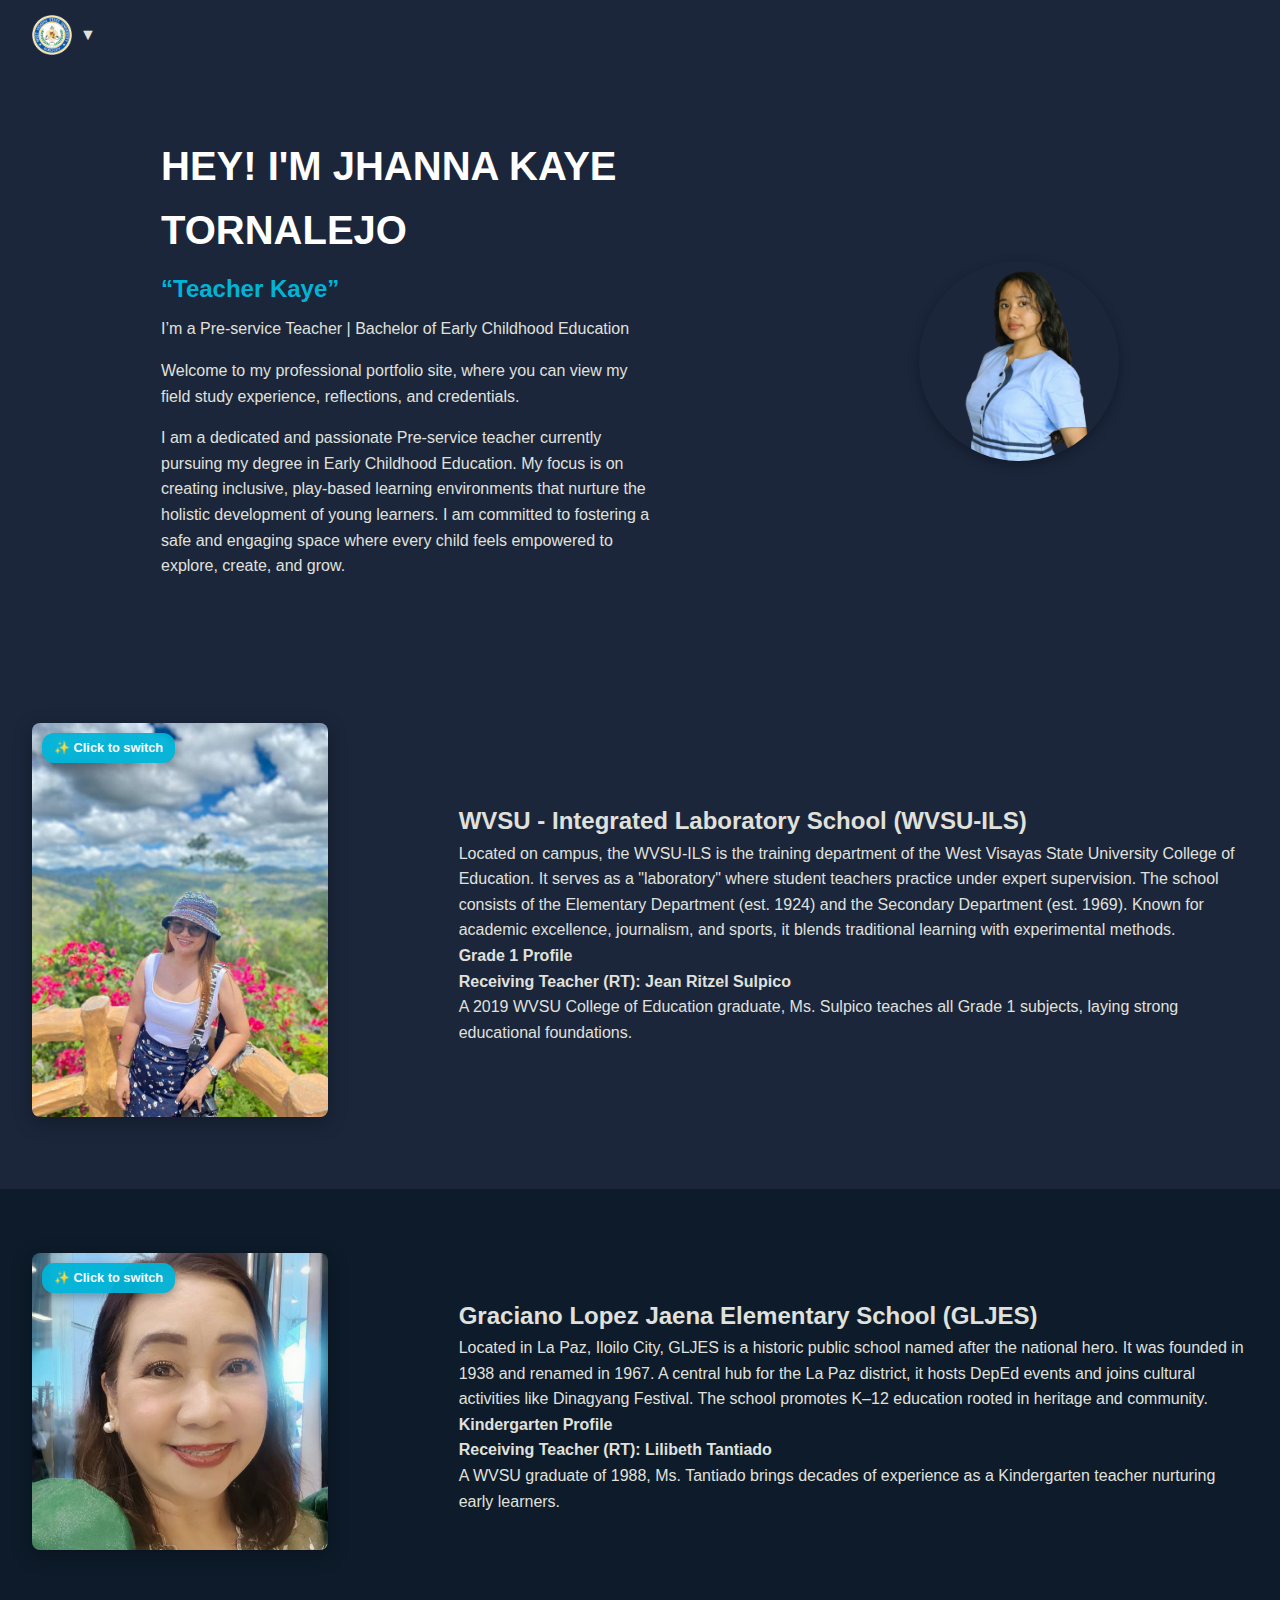
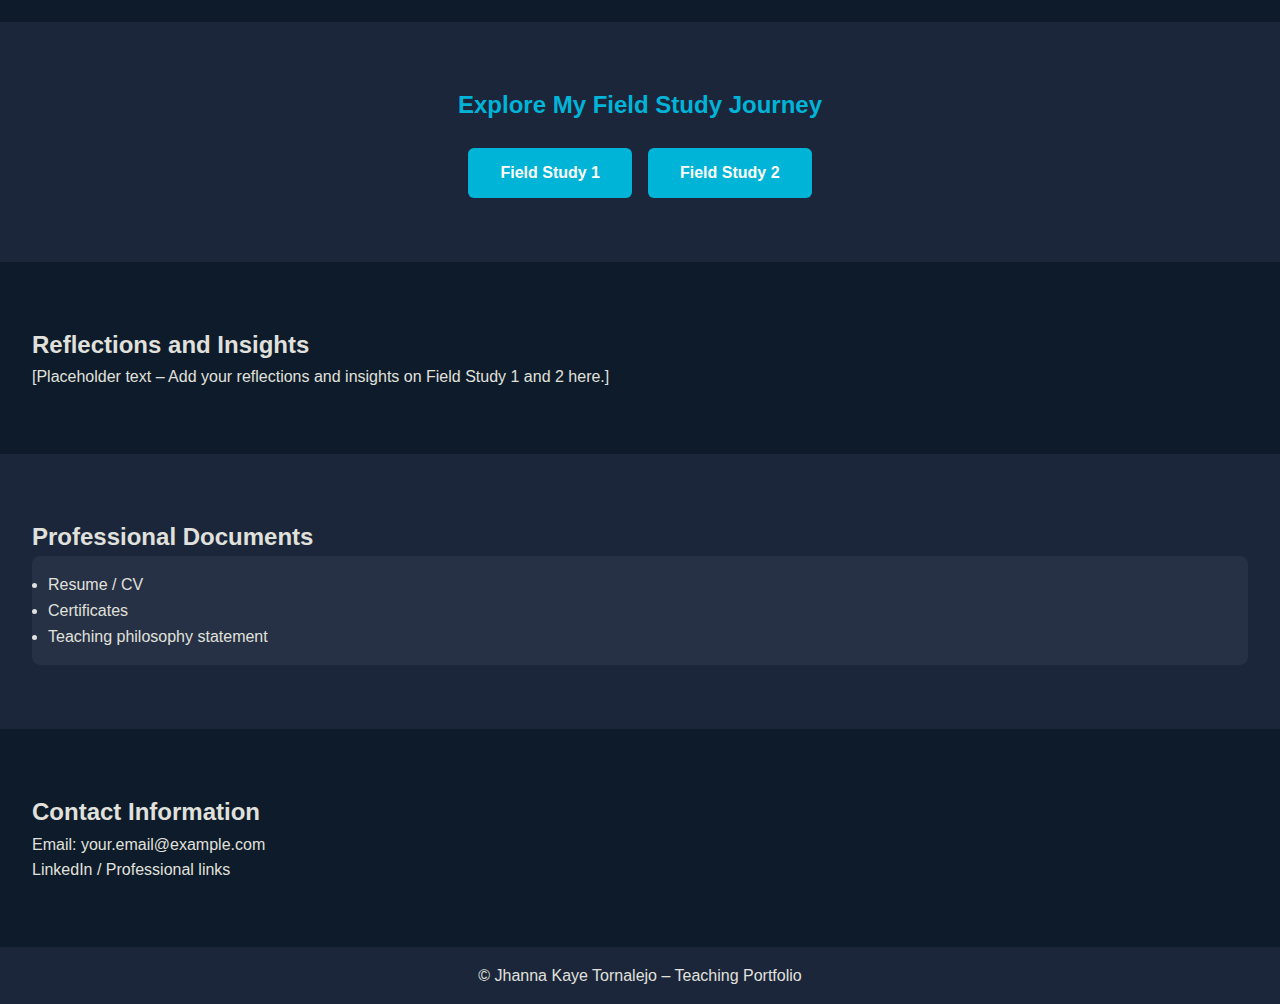
<file: index.html>
<!DOCTYPE html>
<html lang="en">
<head>
  <meta charset="UTF-8" />
  <meta name="viewport" content="width=device-width, initial-scale=1.0" />
  <title>Teaching Portfolio</title>
  <link rel="stylesheet" href="style.css" />
</head>
<body>
  <header class="navbar">
    <div class="logo-expand" onclick="toggleMenu()">
        <img src="images/logo.png" alt="Logo" class="logo-img">
        <span class="dropdown-arrow" id="dropdown-icon">&#9660;</span>
    </div>
    </header>

    <nav id="nav-container">
      <ul id="nav-links">
        <li><a href="#about-main">About</a></li>
        <li><a href="fs1.html">Field Study 1</a></li>
        <li><a href="fs2.html">Field Study 2</a></li>
      </ul>
    </nav>
  
  <section class="hero">
    <div class="hero-text">
      <h1>HEY! I'M JHANNA KAYE TORNALEJO</h1>
      <h2>“Teacher Kaye”</h2>
      <p>I’m a Pre-service Teacher | Bachelor of Early Childhood Education</p>
      <p>Welcome to my professional portfolio site, where you can view my field study experience, reflections, and credentials.</p>
        <p>
          I am a dedicated and passionate Pre-service teacher currently pursuing my degree in Early Childhood Education.
          My focus is on creating inclusive, play-based learning environments that nurture the holistic development of
          young learners. I am committed to fostering a safe and engaging space where every child feels empowered to
          explore, create, and grow.
        </p>
    </div>
    <div class="hero-image">
        <img src="images/kaye.png" alt="Teacher Kaye" class="hero-profile-img">
    </div>

  </section>

  
    <section class="section dual-section">
  <div class="image-switch-container">
    <div class="clickable-wrapper" onclick="toggleImage(this)">
      <span class="click-hint">✨ Click to switch</span>
      <img src="images/wvsu1.jpg" data-alt="images/wvsu2.jpg" class="switch-img" alt="WVSU-ILS">
    </div>
  </div>
  <div class="dual-text">
    <h2>WVSU - Integrated Laboratory School (WVSU-ILS)</h2>
    <p>
      Located on campus, the WVSU-ILS is the training department of the West Visayas State University College of Education.
      It serves as a "laboratory" where student teachers practice under expert supervision. The school consists of the
      Elementary Department (est. 1924) and the Secondary Department (est. 1969). Known for academic excellence, journalism,
      and sports, it blends traditional learning with experimental methods.
    </p>
    <p>
      <strong>Grade 1 Profile</strong><br>
      <strong>Receiving Teacher (RT): Jean Ritzel Sulpico</strong><br>
      A 2019 WVSU College of Education graduate, Ms. Sulpico teaches all Grade 1 subjects, laying strong educational foundations.
    </p>
  </div>
</section>

<section class="section dual-section">
  <div class="image-switch-container">
    <div class="clickable-wrapper" onclick="toggleImage(this)">
      <span class="click-hint">✨ Click to switch</span>
      <img src="images/gljes1.jpg" data-alt="images/gljes2.jpg" class="switch-img" alt="GLJES">
    </div>
  </div>
  <div class="dual-text">
    <h2>Graciano Lopez Jaena Elementary School (GLJES)</h2>
    <p>
      Located in La Paz, Iloilo City, GLJES is a historic public school named after the national hero. It was founded in 1938
      and renamed in 1967. A central hub for the La Paz district, it hosts DepEd events and joins cultural activities like
      Dinagyang Festival. The school promotes K–12 education rooted in heritage and community.
    </p>
    <p>
      <strong>Kindergarten Profile</strong><br>
      <strong>Receiving Teacher (RT): Lilibeth Tantiado</strong><br>
      A WVSU graduate of 1988, Ms. Tantiado brings decades of experience as a Kindergarten teacher nurturing early learners.
    </p>
  </div>
</section>

    
    <section class="section choice-section">
        <div class="choice-container">
            <h2>Explore My Field Study Journey</h2>
            <div class="btn-container">
                <a href="fs1.html" class="btn">Field Study 1</a>
                <a href="fs2.html" class="btn">Field Study 2</a>
         </div>
     </div>
    </section>

  <section id="reflections" class="section">
    <h2>Reflections and Insights</h2>
    <p>[Placeholder text – Add your reflections and insights on Field Study 1 and 2 here.]</p>
  </section>

  <section id="documents" class="section">
    <h2>Professional Documents</h2>
    <div class="scroll-box">
      <ul>
        <li>Resume / CV</li>
        <li>Certificates</li>
        <li>Teaching philosophy statement</li>
      </ul>
    </div>
  </section>

  <section id="contact" class="section">
    <h2>Contact Information</h2>
    <p>Email: your.email@example.com</p>
    <p>LinkedIn / Professional links</p>
  </section>

  <footer>
    <p>&copy; Jhanna Kaye Tornalejo – Teaching Portfolio</p>
  </footer>

  <script src="script.js"></script>
</body>
</html>

<!-- force rebuild -->
</file>
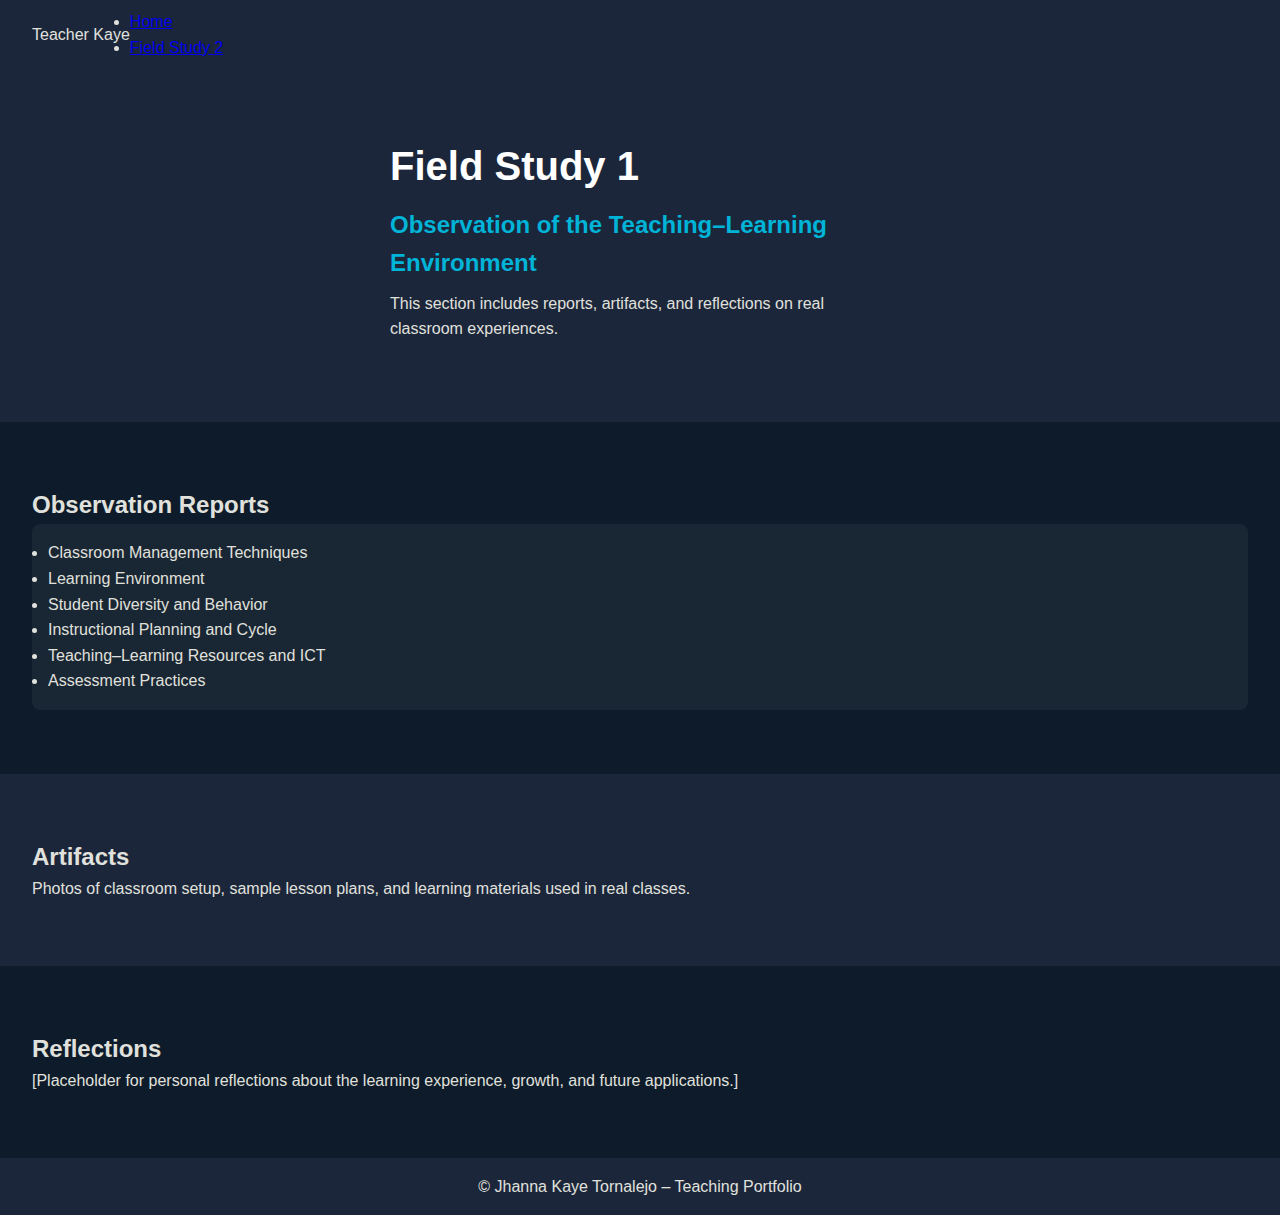
<file: fs1.html>
<!DOCTYPE html>
<html lang="en">
<head>
  <meta charset="UTF-8">
  <meta name="viewport" content="width=device-width, initial-scale=1.0">
  <title>Field Study 1</title>
  <link rel="stylesheet" href="style.css">
</head>
<body>
  <header class="navbar">
    <div class="logo">Teacher Kaye</div>
    <div class="menu-toggle" onclick="toggleMenu()">
      <span></span>
      <span></span>
      <span></span>
    </div>
    <nav>
      <ul id="nav-links">
        <li><a href="index.html">Home</a></li>
        <li><a href="fs2.html">Field Study 2</a></li>
      </ul>
    </nav>
  </header>

  <section class="hero">
    <div class="hero-text">
      <h1>Field Study 1</h1>
      <h2>Observation of the Teaching–Learning Environment</h2>
      <p>This section includes reports, artifacts, and reflections on real classroom experiences.</p>
    </div>
  </section>

  <section class="section">
    <h2>Observation Reports</h2>
    <div class="scroll-box">
      <ul>
        <li>Classroom Management Techniques</li>
        <li>Learning Environment</li>
        <li>Student Diversity and Behavior</li>
        <li>Instructional Planning and Cycle</li>
        <li>Teaching–Learning Resources and ICT</li>
        <li>Assessment Practices</li>
      </ul>
    </div>
  </section>

  <section class="section">
    <h2>Artifacts</h2>
    <p>Photos of classroom setup, sample lesson plans, and learning materials used in real classes.</p>
  </section>

  <section class="section">
    <h2>Reflections</h2>
    <p>[Placeholder for personal reflections about the learning experience, growth, and future applications.]</p>
  </section>

  <footer>
    <p>&copy; Jhanna Kaye Tornalejo – Teaching Portfolio</p>
  </footer>

  <script src="script.js"></script>
</body>
</html>
</file>
<file: style.css>
:root {
  --primary-color: #0d1b2a;
  --accent-color: #1b263b;
  --highlight: #00b4d8;
  --text-light: #e0e1dd;
  --text-dark: #ffffff;
  --card-bg: rgba(255, 255, 255, 0.05);
}

* {
  margin: 0;
  padding: 0;
  box-sizing: border-box;
}

body {
  font-family: 'Segoe UI', Tahoma, Geneva, Verdana, sans-serif;
  background-color: var(--primary-color);
  color: var(--text-light);
  line-height: 1.6;
}

/* NAVBAR */
.navbar {
  display: flex;
  align-items: center;
  background: var(--accent-color);
  padding: 1rem 2rem;
  position: sticky;
  top: 0;
  z-index: 1000;
  height: 70px;
}

.logo-expand {
  display: flex;
  align-items: center;
  cursor: pointer;
  gap: 0.5rem;
}

.logo-img {
  height: 40px;
  width: auto;
  display: block;
}

.dropdown-arrow {
  font-size: 1rem;
  color: var(--text-light);
}

/* NAV CONTAINER OUTSIDE HEADER */
#nav-container {
  position: fixed;
  top: 70px; /* height of header */
  left: 0;
  width: 100%;
  background: var(--accent-color);
  box-shadow: 0 5px 10px rgba(0, 0, 0, 0.3);
  display: none;
  z-index: 999;
}

#nav-container.active {
  max-height: 500px; /* adjust based on how many nav items you have */
  box-shadow: 0 5px 10px rgba(0, 0, 0, 0.3);

}

#nav-container ul {
  list-style: none;
  padding: 1rem 2rem;
  display: flex;
  flex-direction: column;
}

#nav-container ul li {
  margin: 0.5rem 0;
}

#nav-container ul li a {
  text-decoration: none;
  color: var(--text-light);
  padding: 0.5rem 1rem;
  display: inline-block;
  transition: background 0.3s;
}

#nav-container ul li a:hover {
  background: rgba(255, 255, 255, 0.1);
  border-radius: 4px;
}

/* VISIBLE WHEN ACTIVE */
#nav-container.active {
  display: block;
}


/* HERO SECTION */
.hero {
  display: flex;
  flex-wrap: wrap;
  align-items: center;
  justify-content: space-around;
  background: var(--accent-color);
  padding: 4rem 2rem;
}

.hero-text {
  max-width: 500px;
}

.hero-text h1 {
  font-size: 2.5rem;
  color: var(--text-dark);
}

.hero-text h2 {
  color: var(--highlight);
  font-size: 1.5rem;
  margin: 0.5rem 0;
}

.hero-text p {
  font-size: 1rem;
  margin-bottom: 1rem;
}

.hero-image .photo-placeholder {
  width: 200px;
  height: 200px;
  background: var(--highlight);
  display: flex;
  align-items: center;
  justify-content: center;
  color: var(--text-dark);
  border-radius: 50%;
  font-weight: bold;
  font-size: 1.2rem;
}

/* INTRO / ABOUT */
.section {
  padding: 4rem 2rem;
}

.section:nth-child(even) {
  background: var(--accent-color);
}

.intro-content {
  display: flex;
  flex-wrap: wrap;
  gap: 2rem;
  align-items: flex-start;
}

.intro-image .photo-placeholder {
  width: 200px;
  height: 200px;
  background: var(--highlight);
  display: flex;
  align-items: center;
  justify-content: center;
  color: var(--text-dark);
  border-radius: 50%;
  font-weight: bold;
  font-size: 1.2rem;
}

.intro-text {
  max-width: 700px;
}

/* DUAL SECTION (SCHOOLS) */
.dual-section {
  display: flex;
  flex-wrap: wrap;
  gap: 2rem;
  align-items: center;
}

.image-switch-container {
  flex: 1;
  min-width: 250px;
}

.switch-img {
  width: 75%;
  border-radius: 8px;
  box-shadow: 0 5px 20px rgba(0,0,0,0.3);
  transition: 0.3s ease;
}

.dual-text {
  flex: 2;
  min-width: 300px;
}

/* DOCUMENT BOX */
.scroll-box {
  max-height: 250px;
  overflow-y: auto;
  background: var(--card-bg);
  padding: 1rem;
  border-radius: 8px;
}

/* FOOTER */
footer {
  text-align: center;
  padding: 1rem;
  background: var(--accent-color);
  color: var(--text-light);
}

/* MOBILE */
@media (max-width: 768px) {
  .menu-toggle {
    display: flex;
  }

  nav ul {
    position: absolute;
    top: 100%;
    right: 0;
    background: var(--accent-color);
    flex-direction: column;
    width: 200px;
    display: none;
    box-shadow: 0 8px 16px rgba(0,0,0,0.2);
    border-radius: 0 0 5px 5px;
  }

  nav ul.active {
    display: flex;
  }

  nav ul li {
    margin: 0;
    padding: 1rem;
    text-align: left;
    border-bottom: 1px solid rgba(255,255,255,0.1);
  }

  .hero,
  .intro-content,
  .dual-section {
    flex-direction: column;
    text-align: center;
  }

  .photo-placeholder {
    margin: 0 auto;
  }
}


.profile-img {
  width: 200px;
  height: 200px;
  object-fit: cover;
  border-radius: 50%;
  box-shadow: 0 4px 12px rgba(0,0,0,0.3);
}

.hero-profile-img {
  width: 200px;
  height: 200px;
  object-fit: cover;
  object-position: top;
  border-radius: 50%;
  box-shadow: 0 4px 12px rgba(0,0,0,0.3);
}



.choice-section {
  text-align: center;
  background-color: var(--accent-color);
}

.choice-container {
  max-width: 800px;
  margin: auto;
}

.choice-container h2 {
  color: var(--highlight);
  margin-bottom: 1.5rem;
}

.btn-container {
  display: flex;
  flex-wrap: wrap;
  justify-content: center;
  gap: 1rem;
}

.btn {
  display: inline-block;
  padding: 0.75rem 2rem;
  background: var(--highlight);
  color: var(--text-dark);
  text-decoration: none;
  border-radius: 6px;
  font-weight: bold;
  transition: background 0.3s ease;
}

.btn:hover {
  background: #0096c7;
}


.logo-img {
  height: 40px;
  width: auto;
  display: block;
}


.clickable-wrapper {
  position: relative;
  display: inline-block;
  cursor: pointer;
}

.click-hint {
  position: absolute;
  top: 10px;
  left: 10px;
  background: var(--highlight);
  color: var(--text-dark);
  font-size: 0.8rem;
  padding: 5px 12px;
  border-radius: 12px;
  font-weight: bold;
  box-shadow: 0 4px 10px rgba(0, 0, 0, 0.3);
  pointer-events: none;
  opacity: 0.95;
}

.dropdown-arrow.rotated {
  transform: rotate(180deg);
  transition: transform 0.3s ease;
}



.mentor-feedback {
  margin-bottom: 2rem;
  padding: 1rem;
  border-radius: 8px;
}

.feedback-image-container {
  text-align: center;
}

.feedback-thumbnail {
  width: 120px;
  border-radius: 6px;
  cursor: pointer;
  transition: transform 0.3s;
}

.feedback-thumbnail:hover {
  transform: scale(1.05);
}

/* MODAL STYLES */
.modal {
  display: none;
  position: fixed;
  z-index: 1001;
  left: 0;
  top: 0;
  width: 100%;
  height: 100%;
  background-color: rgba(0,0,0,0.8);
  align-items: center;
  justify-content: center;
}

.modal-content {
  max-width: 90%;
  max-height: 90%;
  border-radius: 10px;
}

.modal-close {
  position: absolute;
  top: 30px;
  right: 40px;
  color: #fff;
  font-size: 2rem;
  font-weight: bold;
  cursor: pointer;
}




.document-block {
  margin-bottom: 2rem;
}

.doc-thumbnail {
  width: 140px;
  margin-right: 1rem;
  border-radius: 6px;
  cursor: pointer;
  transition: transform 0.3s;
}

.doc-thumbnail:hover {
  transform: scale(1.05);
}

.certificate-gallery {
  display: flex;
  flex-wrap: wrap;
  gap: 1rem;
  margin-top: 1rem;
}

.teaching-philosophy {
  background: var(--card-bg);
  padding: 1rem 1.5rem;
  border-left: 4px solid var(--highlight);
  border-radius: 6px;
  font-style: italic;
  line-height: 1.6;
}



.reflection-quote {
  font-style: italic;
  color: var(--highlight);
  margin-bottom: 2rem;
  padding-left: 1rem;
  border-left: 4px solid var(--highlight);
}

.reflection-grid {
  display: flex;
  flex-wrap: wrap;
  gap: 2rem;
  margin-top: 1rem;
}

.reflection-card {
  flex: 1;
  min-width: 250px;
  background: var(--card-bg);
  padding: 1.5rem;
  border-radius: 10px;
  box-shadow: 0 3px 10px rgba(0,0,0,0.15);
}

.reflection-card h3 {
  color: var(--highlight);
  margin-bottom: 0.75rem;
}



/* === PDF Viewer Boxes === */
.pdf-gallery {
  display: flex;
  flex-wrap: wrap;
  gap: 1rem;
  margin-top: 1rem;
}

.pdf-box {
  background: var(--card-bg);
  color: var(--text-light);
  padding: 1rem 1.5rem;
  border-radius: 8px;
  cursor: pointer;
  flex: 1 1 300px;
  transition: background 0.3s;
  text-align: center;
  box-shadow: 0 4px 12px rgba(0, 0, 0, 0.2);
}

.pdf-box:hover {
  background: rgba(0, 180, 216, 0.2);
}

/* === Artifacts Carousel === */
.carousel-container {
  overflow: hidden;
  position: relative;
  width: 100%;
  margin-top: 2rem;
}

.carousel-track {
  display: flex;
  animation: scroll-carousel 30s linear infinite;
  gap: 1rem;
}

.carousel-item {
  width: 180px;
  height: 120px;
  border-radius: 8px;
  object-fit: cover;
  cursor: pointer;
  transition: transform 0.3s;
}

.carousel-item:hover {
  transform: scale(1.05);
}

@keyframes scroll-carousel {
  0% { transform: translateX(0); }
  100% { transform: translateX(-50%); }
}

/* === Modal Viewer === */
.modal {
  display: none;
  position: fixed;
  z-index: 1001;
  left: 0;
  top: 0;
  width: 100%;
  height: 100%;
  background-color: rgba(0,0,0,0.8);
  align-items: center;
  justify-content: center;
}

.modal-content {
  max-width: 90%;
  max-height: 90%;
  border-radius: 10px;
}

#pdfViewer {
  width: 90%;
  height: 90%;
}

.modal-close {
  position: absolute;
  top: 30px;
  right: 40px;
  color: #fff;
  font-size: 2rem;
  font-weight: bold;
  cursor: pointer;
}


.carousel-wrapper {
  position: relative;
  display: flex;
  align-items: center;
  justify-content: center;
  max-width: 100%;
  overflow: hidden;
}

.carousel-container {
  overflow-x: auto;
  overflow-y: hidden;
  -webkit-overflow-scrolling: touch;
  scroll-behavior: smooth;
  width: 100%;
}

.carousel-track {
  display: flex;
  gap: 1rem;
  padding: 1rem 0;
  width: max-content;
}

.carousel-item {
  width: 180px;
  height: 120px;
  flex-shrink: 0;
  border-radius: 8px;
  object-fit: cover;
  cursor: pointer;
}


.carousel-btn {
  background: var(--highlight);
  color: var(--text-dark);
  border: none;
  font-size: 2rem;
  padding: 0.5rem 1rem;
  border-radius: 6px;
  cursor: pointer;
  z-index: 10;
}

.carousel-btn:hover {
  background: #0096c7;
}


.pdf-gallery {
  display: flex;
  flex-wrap: wrap;
  gap: 1.5rem;
  justify-content: center;
}

.pdf-thumb {
  text-align: center;
  cursor: pointer;
  width: 200px;
}

.pdf-thumb img {
  width: 100%;
  border-radius: 6px;
  transition: transform 0.3s;
}

.pdf-thumb:hover img {
  transform: scale(1.05);
}

.pdf-thumb p {
  margin-top: 0.5rem;
  font-size: 0.9rem;
  color: var(--text-light);
}
</file>
